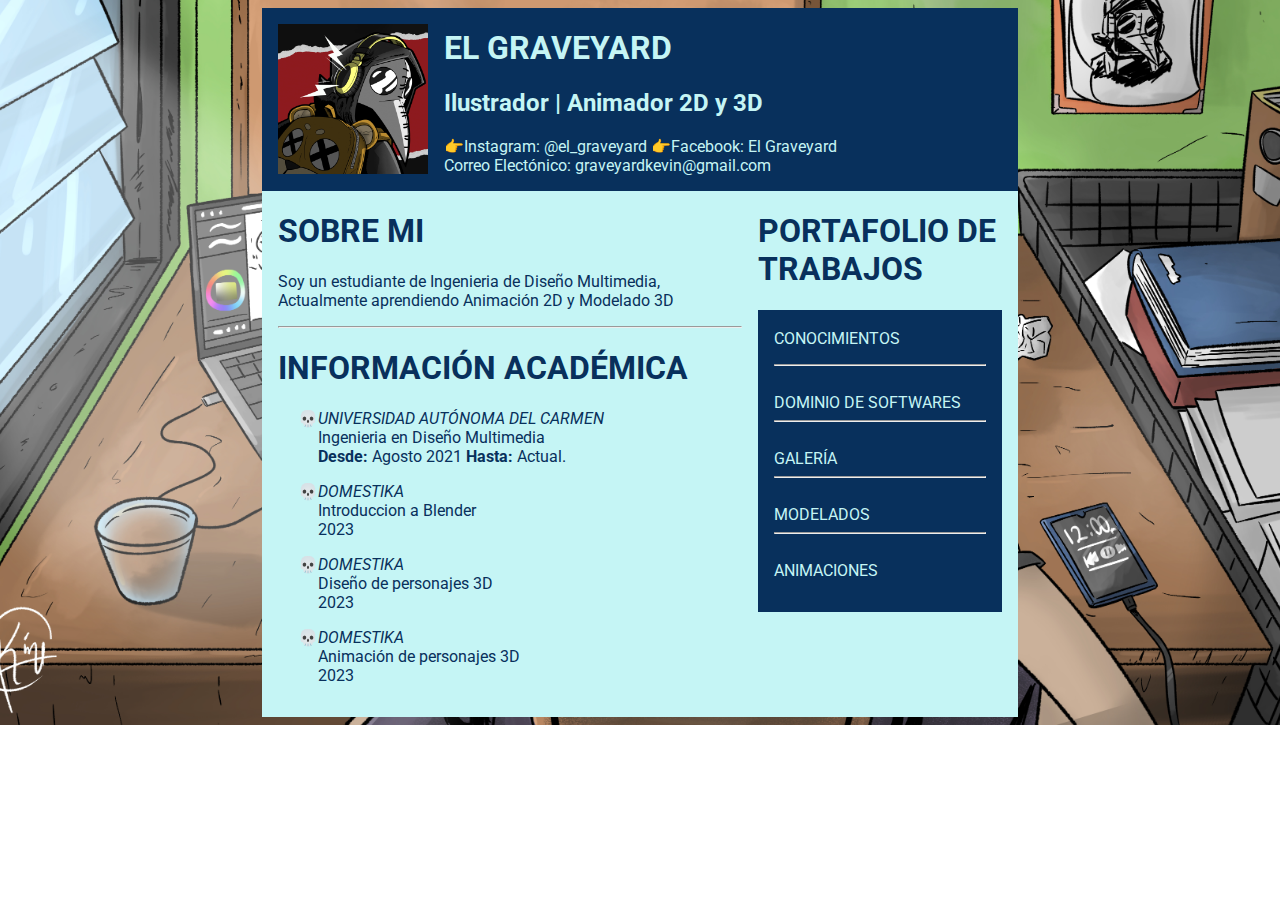
<file: index.html>
<!DOCTYPE html>
<html lang="es">
<head>
    <meta charset="UTF-8">
    <link rel="stylesheet" href="styles.css">
    <link rel="preconnect" href="https://fonts.googleapis.com">
    <link rel="preconnect" href="https://fonts.gstatic.com" crossorigin>
    <link href="https://fonts.googleapis.com/css2?family=Roboto&display=swap" rel="stylesheet">
    <meta http-equiv="X-UA-Compatible" content="IE=edge">
    <meta name="Curriculum Graveyard" content="width=device-width, initial-scale=1.0">
    <title>Curriculum Graveyard</title>
    <style>
        body{
            background-image: url("Portadanueva.jpg");
            background-position: center;
            background-repeat: no-repeat;
            background-size: cover;
        }
    </style>
</head>
<body>
    <header class="flex">
        <img src="Perfil.jpg" alt="Foto de Perfil" width="150" height="150" class="fpor">
        <div>
            <h1>EL GRAVEYARD</h1>
            <h2>Ilustrador | Animador 2D y 3D</h2>
            <p>👉Instagram:<a href="https://instagram.com/el_graveyard" target="_blank"> @el_graveyard </a>
                👉Facebook:<a href="https://www.facebook.com/ElGraveyard" target="_blank"> El Graveyard </a><br>
                Correo Electónico: graveyardkevin@gmail.com
            </p>
        </div>
    </header>
    <section class="flex">
        <article>
            <h1>SOBRE MI</h1>
            <p> 
                Soy un estudiante de Ingenieria de Diseño Multimedia, Actualmente aprendiendo Animación 2D y Modelado 3D
            </p>
            <hr>
            <h1>INFORMACIÓN ACADÉMICA</h1>
            <p> 
                <ul>
                    <li>
                        <p>
                            <i>UNIVERSIDAD AUTÓNOMA DEL CARMEN</i><br>
                            Ingenieria en Diseño Multimedia<br>
                            <b>Desde:</b> Agosto 2021 <b>Hasta:</b> Actual.
                        </p>
                    </li>
                    <li>
                        <p>
                            <i>DOMESTIKA</i><br>
                            Introduccion a Blender<br>
                            2023
                        </p>
                    </li>
                    <li>
                        <p>
                            <i>DOMESTIKA</i><br>
                            Diseño de personajes 3D<br>
                            2023
                        </p>
                        <li>
                            <p>
                                <i>DOMESTIKA</i><br>
                                Animación de personajes 3D
                                <br>
                                2023
                            </p>
                    </li>
                </ul>
            </p>
        </article>
        <aside>
            <h1>PORTAFOLIO DE TRABAJOS</h1>
            <div class="p">
                <p>
                    <br><a href="conocimientos.html" target="_blank">CONOCIMIENTOS</a><br>
                    <hr>
                    <br><a href="domsoft.html" target="_blank">DOMINIO DE SOFTWARES</a><br>
                    <hr>
                    <br><a href="galeria.html" target="_blank">GALERÍA</a><br>
                    <hr>
                    <br><a href="modelados.html" target="_blank">MODELADOS</a><br>
                    <hr>
                    <br><a href="animaciones.html" target="_blank">ANIMACIONES</a>
                </p>
            </div>
        </aside>
</body>
</html>
</file>
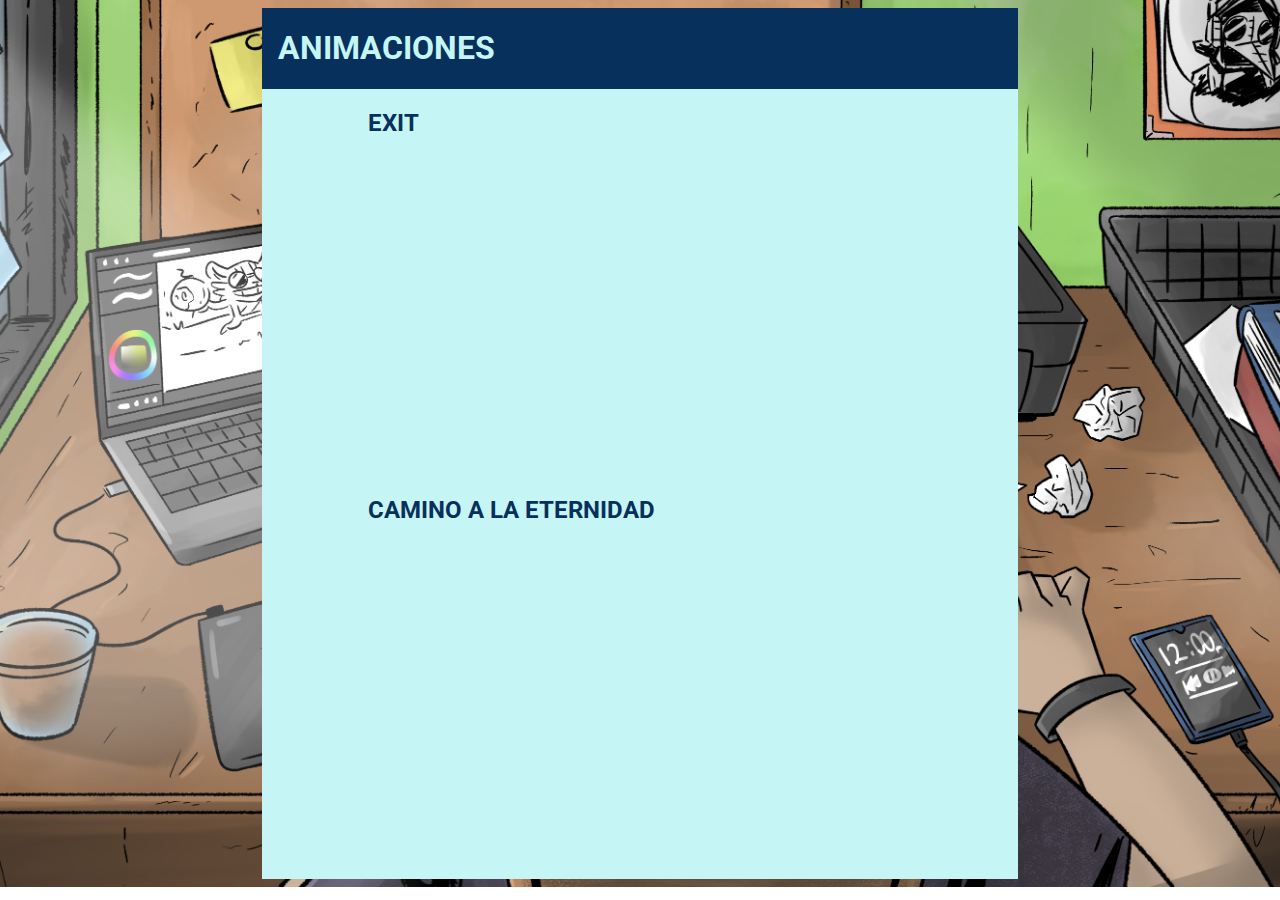
<file: animaciones.html>
<!DOCTYPE html>
<html lang="en">
<head>
    <meta charset="UTF-8">
    <link rel="stylesheet" href="styles.css">
    <link rel="preconnect" href="https://fonts.googleapis.com">
    <link rel="preconnect" href="https://fonts.gstatic.com" crossorigin>
    <link href="https://fonts.googleapis.com/css2?family=Roboto&display=swap" rel="stylesheet">
    <meta http-equiv="X-UA-Compatible" content="IE=edge">
    <meta name="viewport" content="width=device-width, initial-scale=1.0">
    <title>Animaciones Graveyard</title>
    <style>
        body{
            background-image: url("Portadanueva.jpg");
            background-position: center;
            background-repeat: no-repeat;
            background-size: cover;
        }
    </style>
</head>
<body>
    <header class="flex">
        <div>
            <h1>ANIMACIONES</h1>
        </div>
    </header>
    <section class="flex">
        <article>
            <h2>EXIT</h2>
            <iframe width="560" height="315" src="https://www.youtube.com/embed/ihVaC1Y_QsA" title="YouTube video player" frameborder="0" allow="accelerometer; autoplay; clipboard-write; encrypted-media; gyroscope; picture-in-picture; web-share" allowfullscreen></iframe><br>
            <h2>CAMINO A LA ETERNIDAD</h2>
            <iframe width="500" height="315" src="https://www.youtube.com/embed/EBTN2XF3LIM" title="YouTube video player" frameborder="0" allow="accelerometer; autoplay; clipboard-write; encrypted-media; gyroscope; picture-in-picture; web-share" allowfullscreen></iframe>
        </article>
    </section>
</body>
</html>
</file>
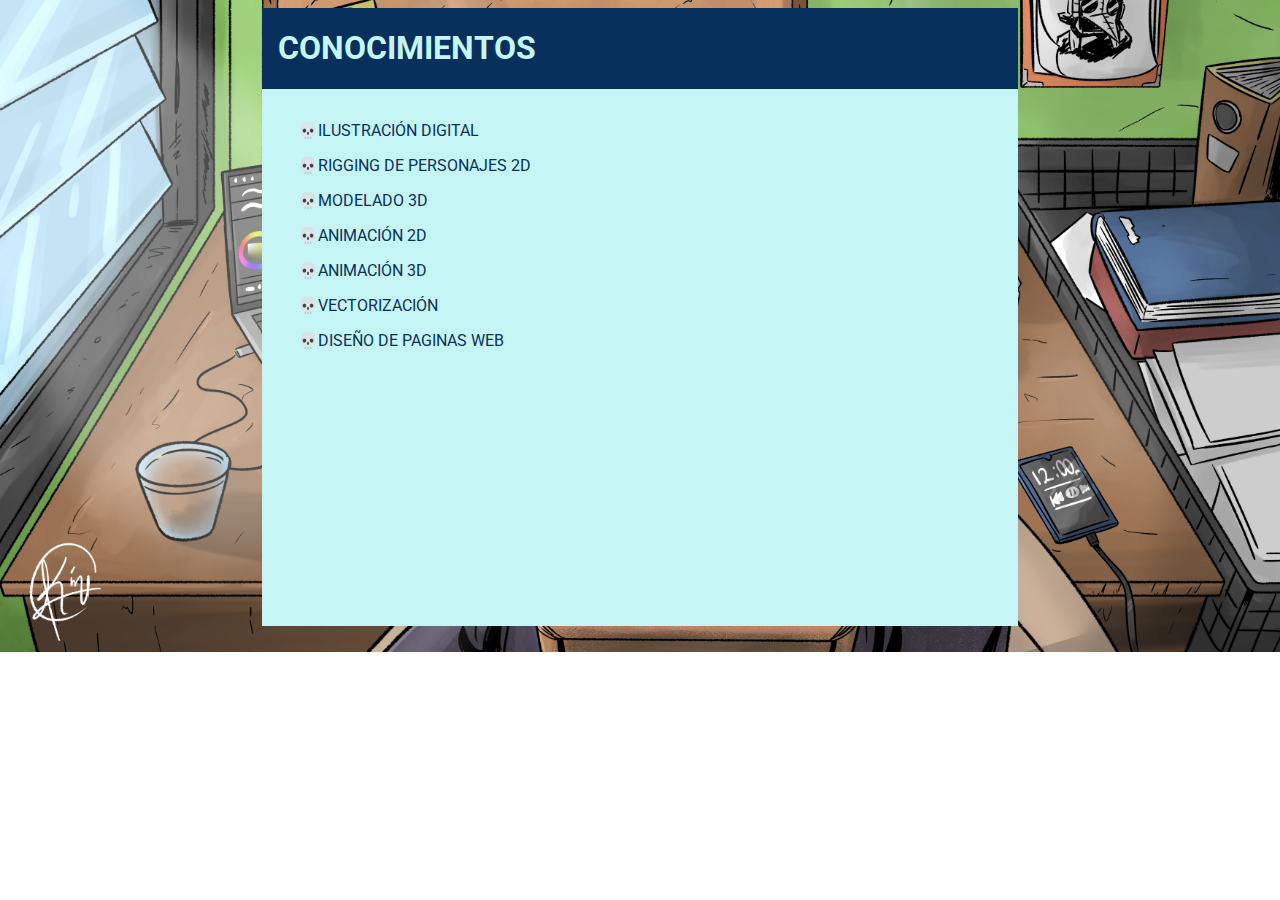
<file: conocimientos.html>
<!DOCTYPE html>
<html lang="en">
<head>
    <meta charset="UTF-8">
    <link rel="stylesheet" href="styles.css">
    <link rel="preconnect" href="https://fonts.googleapis.com">
    <link rel="preconnect" href="https://fonts.gstatic.com" crossorigin>
    <link href="https://fonts.googleapis.com/css2?family=Roboto&display=swap" rel="stylesheet">
    <meta http-equiv="X-UA-Compatible" content="IE=edge">
    <meta name="viewport" content="width=device-width, initial-scale=1.0">
    <title>Conocimientos</title>
    <style>
        body{
            background-image: url("Portadanueva.jpg");
            background-position: center;
            background-repeat: no-repeat;
            background-size: cover;
        }
    </style>
</head>
<body>
    <header class="flex">
        <div>
            <h1>CONOCIMIENTOS</h1>
        </div>
    </header>
    <section class="flex">
        <ul>
            <li>
                <p>ILUSTRACIÓN DIGITAL</p>
            </li>
            <li>
                <p>RIGGING DE PERSONAJES 2D</p>
            </li>
            <li>
                <p>MODELADO 3D</p>
            </li>
            <li>
                <p>ANIMACIÓN 2D</p>
            </li>
            <li>
                <p>ANIMACIÓN 3D</p>
            </li>
            <li>
                <p>VECTORIZACIÓN</p>
            </li>
            <li>
                <p>DISEÑO DE PAGINAS WEB</p>
            </li>
            <br>
            <br>
            <br>
            <br>
            <br>
            <br>
            <br>
            <br>
            <br>
            <br>
            <br>
            <br>
        </ul>
    </section>
</body>
</html>
</file>
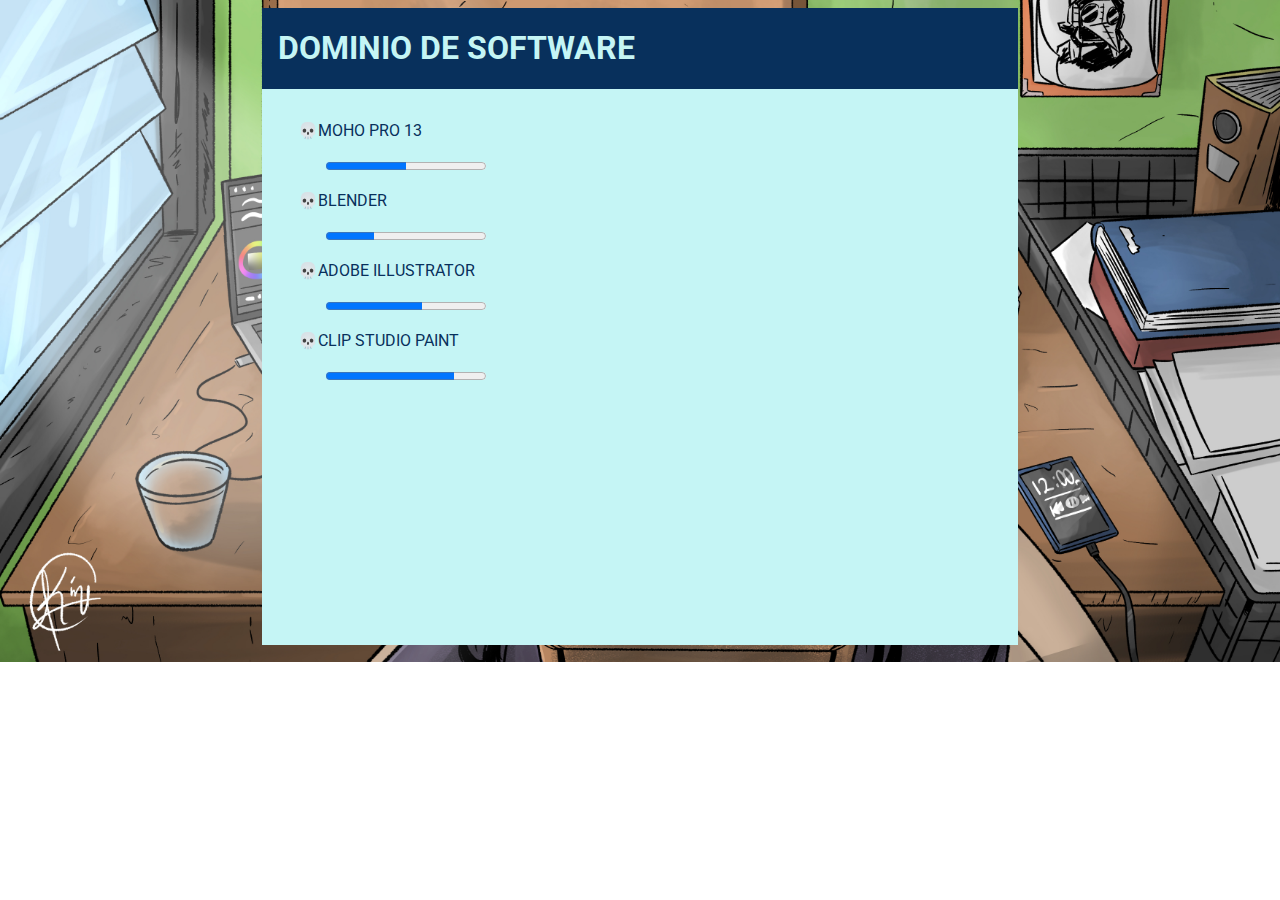
<file: domsoft.html>
<!DOCTYPE html>
<html lang="en">
<head>
    <meta charset="UTF-8">
    <link rel="stylesheet" href="styles.css">
    <link rel="preconnect" href="https://fonts.googleapis.com">
    <link rel="preconnect" href="https://fonts.gstatic.com" crossorigin>
    <link href="https://fonts.googleapis.com/css2?family=Roboto&display=swap" rel="stylesheet">
    <meta http-equiv="X-UA-Compatible" content="IE=edge">
    <meta name="viewport" content="width=device-width, initial-scale=1.0">
    <title>Dominio de Software</title>
    <style>
        body{
            background-image: url("Portadanueva.jpg");
            background-position: center;
            background-repeat: no-repeat;
            background-size: cover;
        }
    </style>
</head>
<body>
    <header class="flex">
        <div>
            <h1>DOMINIO DE SOFTWARE</h1>
        </div>
    </header>
    <section class="flex">
    <ul>
        <li>
            <p>MOHO PRO 13</p>
            <progress value="50" max="100"></progress>
        </li>
        <li>
            <p>BLENDER</p>
            <progress value="30" max="100"></progress>
        </li>
        <li>
            <p>ADOBE ILLUSTRATOR</p>
            <progress value="60" max="100"></progress>
        </li>
        <li>
            <p>CLIP STUDIO PAINT</p>
            <progress value="80" max="100"></progress>
        </li>
        <br>
        <br>
        <br>
        <br>
        <br>
        <br>
        <br>
        <br>
        <br>
        <br>
        <br>
        <br>
    </ul>
</section>
</body>
</html>
</file>
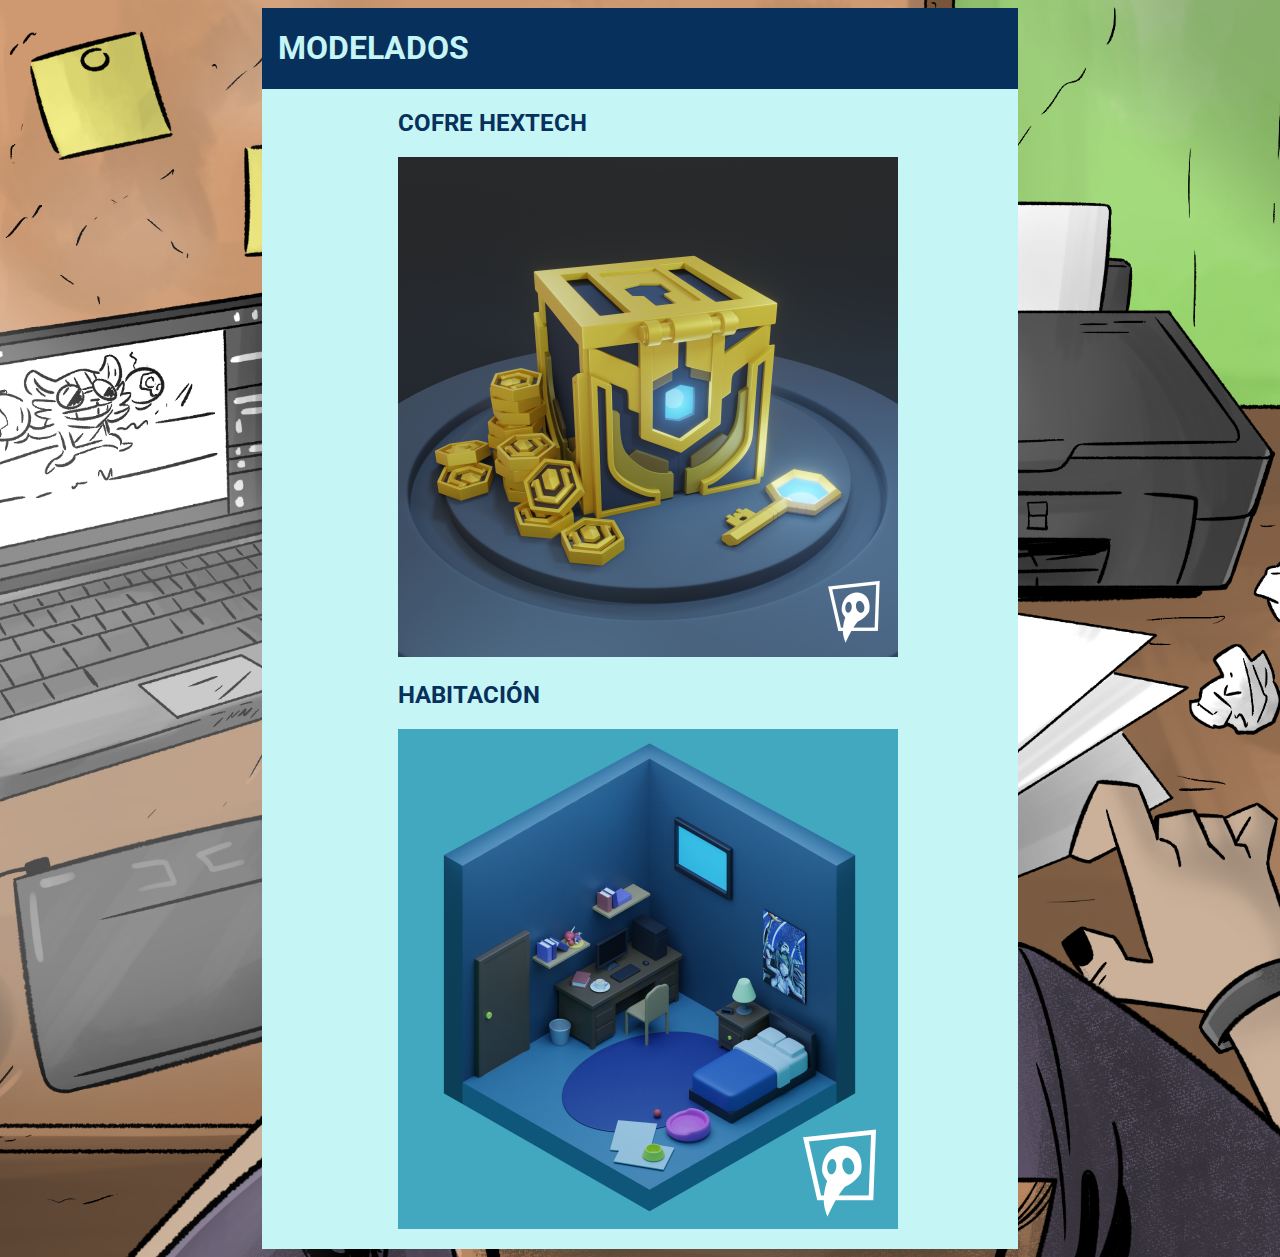
<file: modelados.html>
<!DOCTYPE html>
<html lang="en">
<head>
    <meta charset="UTF-8">
    <link rel="stylesheet" href="styles.css">
    <link rel="preconnect" href="https://fonts.googleapis.com">
    <link rel="preconnect" href="https://fonts.gstatic.com" crossorigin>
    <link href="https://fonts.googleapis.com/css2?family=Roboto&display=swap" rel="stylesheet">
    <meta http-equiv="X-UA-Compatible" content="IE=edge">
    <meta name="viewport" content="width=device-width, initial-scale=1.0">
    <title>Modelados</title>
    <style>
        body{
            background-image: url("Portadanueva.jpg");
            background-position: center;
            background-repeat: no-repeat;
            background-size: cover;
        }
    </style>
</head>
<body>
    <header class="flex">
        <div>
            <h1>MODELADOS</h1>
        </div>
    </header>
    <section class="flex">
        <article>
            <h2>COFRE HEXTECH</h2>
            <a href="https://www.instagram.com/p/Cnp5YZZB8_U/?utm_source=ig_web_copy_link" target="_blank">
                <img src="HEXTECH2.png" with="500" height="500">
            </a>
            <h2>HABITACIÓN</h2>
            <a href="https://www.instagram.com/p/CpBRKsuBrTk/?utm_source=ig_web_copy_link" target="_blank">
                <img src="04_Kevin_Morales_Render2.png" with="500" height="500">
            </a>
        </article>
    </section> 
</body>
</html>
</file>
<file: styles.css>
:root {
    --nord0: #23738D;
    --nord1: #08305C;
    --nord2: #000000;
    --nord3: #95B8DE;
    --nord4: #C5F5F5;
}


body{
    font-family: 'Roboto', sans-serif;
    color: var(--nord1)
    
}

header, section {
    width: 740px;
    margin: 0 auto;
}
section{
    padding-left: 16px;
    padding-bottom: 16px;
    background-color: var(--nord4);
}

aside{
    padding-left: 16px;
    padding-right: 16px;
}

header {
    background-color: var(--nord1);
    color: var(--nord4);
    padding-left: 16px;
}

ul{
    list-style-type: '💀';
}

article{
    margin: 0 auto;
}

progress{
    margin-left: 8px;
}

.flex{
    display: flex
}

.fpor{
    padding-top: 16px;
    padding-right: 16px;
}

a, a:visited, a:link {
    text-decoration: none ;
    color: var(--nord4);
}

.p{
    background-color: var(--nord1);
    padding-left: 16px;
    padding-right: 16px;
    padding-bottom: 16px;
}
</file>
